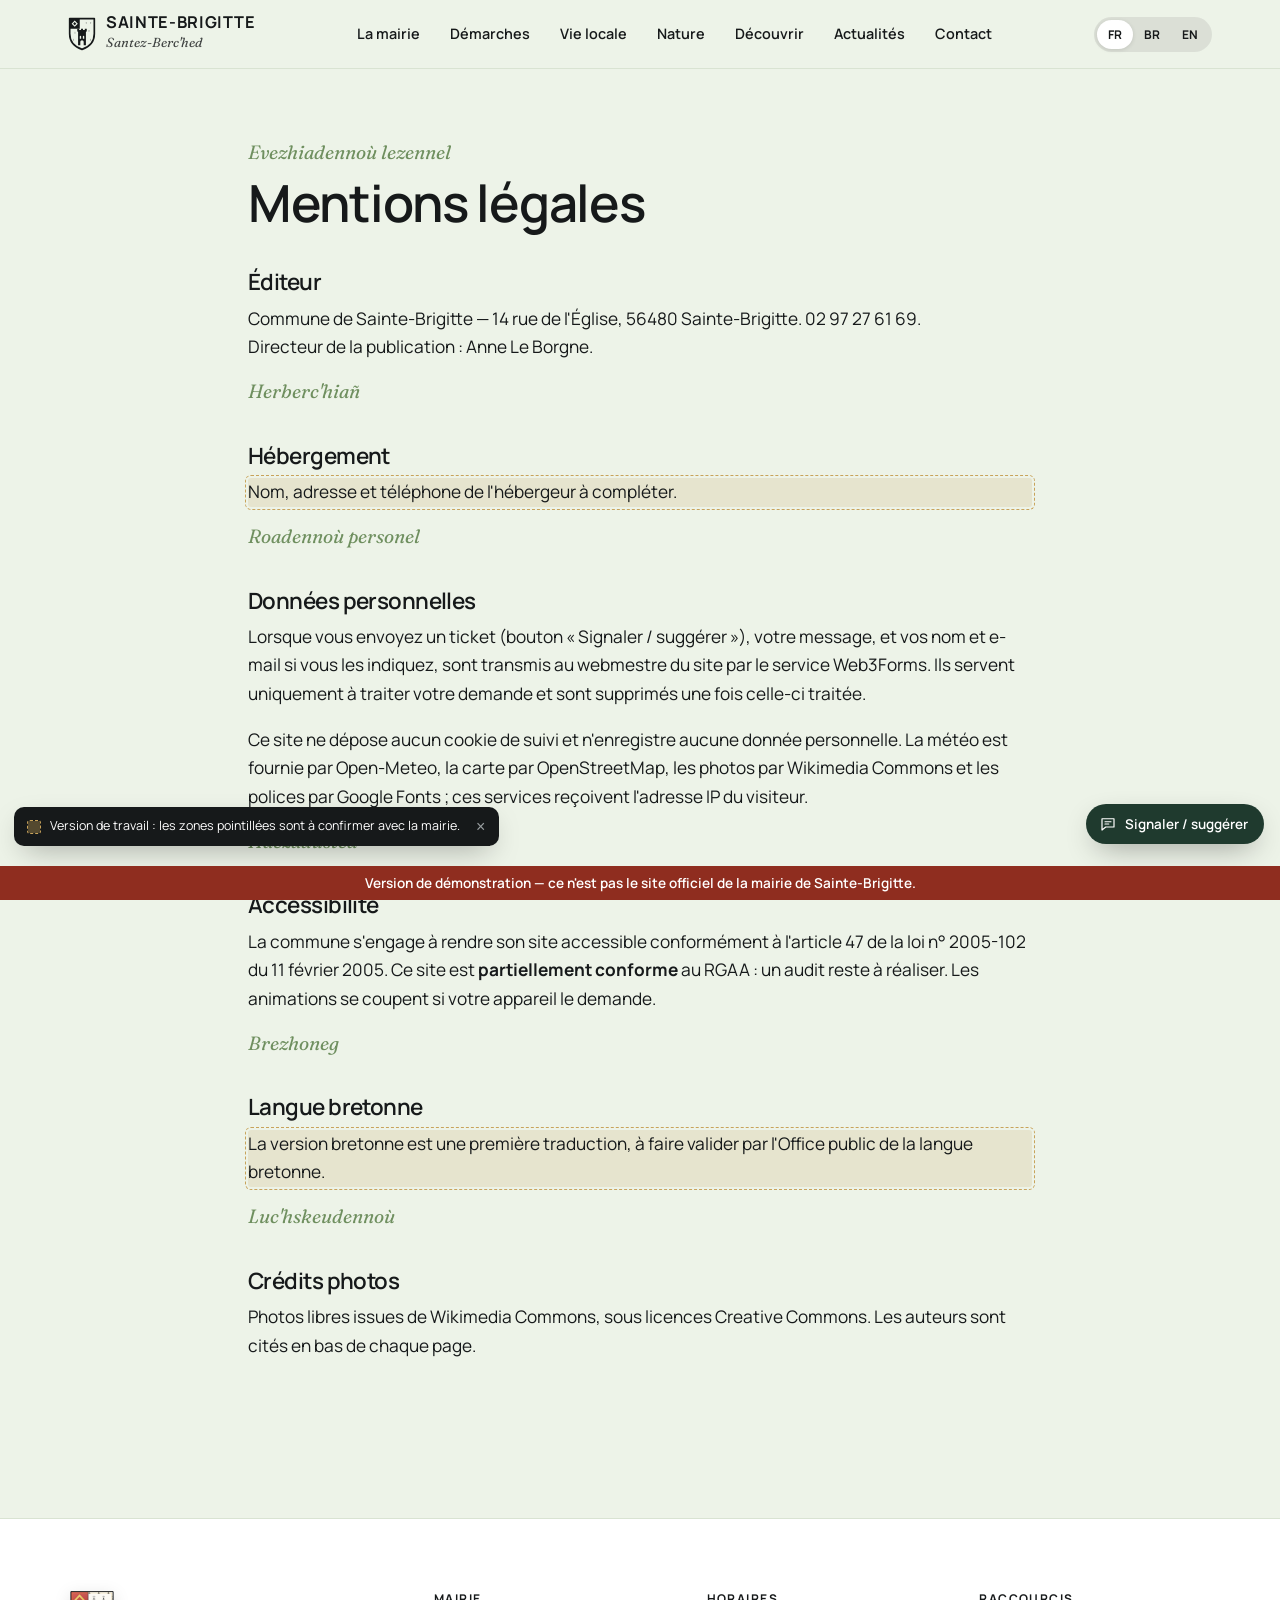
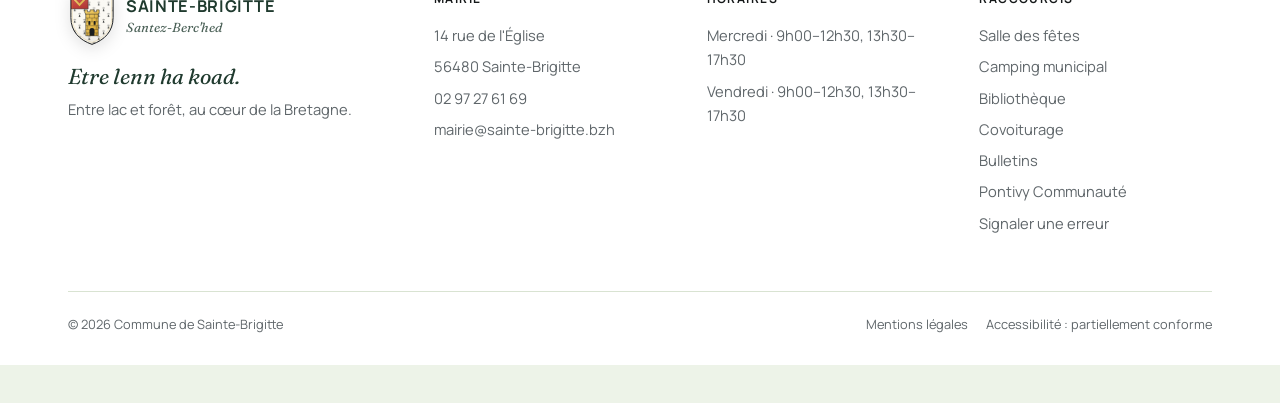
<file: mentions-legales.html>
<!doctype html>
<html lang="fr">
<head>
  <meta charset="utf-8">
  <meta name="viewport" content="width=device-width, initial-scale=1">
  <title>Mentions légales — Sainte-Brigitte</title>
  <meta name="titre-br" content="Evezhiadennoù lezennel — Santez-Berc'hed">
  <meta name="robots" content="noindex">
  <link rel="icon" href="assets/img/favicon.svg" type="image/svg+xml">
  <link rel="preconnect" href="https://fonts.googleapis.com">
  <link rel="preconnect" href="https://fonts.gstatic.com" crossorigin>
  <link href="https://fonts.googleapis.com/css2?family=Fraunces:ital,opsz,wght@1,9..144,300..500&family=Manrope:wght@400;500;600;700&display=swap" rel="stylesheet">
  <link rel="stylesheet" href="assets/css/style.css">
</head>
<body class="page-claire">

<main id="contenu">
  <section class="section" style="padding-top:140px">
    <div class="conteneur article-texte" style="max-width:80ch">
      <h1 style="font-size:clamp(2.2rem,4vw,3.2rem)" data-br="Evezhiadennoù lezennel">Mentions légales</h1>

      <h2 style="font-size:1.4rem;margin-top:40px" data-br="Embanner">Éditeur</h2>
      <p><span data-br="Kumun Santez-Berc'hed">Commune de Sainte-Brigitte</span> — <span data-info="mairie.adresse"></span>, <span data-info="mairie.codePostal"></span> <span data-info="mairie.ville"></span>. <span data-info="mairie.telephone"></span>.<br>
      <span data-br="Rener an embann">Directeur de la publication</span> : <span data-rendu="maire"></span>.</p>

      <h2 style="font-size:1.4rem;margin-top:40px" data-br="Herberc'hiañ">Hébergement</h2>
      <p class="a-confirmer" data-note="Selon l'hébergeur choisi" data-tr>Nom, adresse et téléphone de l'hébergeur à compléter.</p>

      <h2 style="font-size:1.4rem;margin-top:40px" id="donnees" data-br="Roadennoù personel">Données personnelles</h2>
      <p data-br="Pa gasit un tiked (bouton « Kemenn / kinnig »), e vez treuzkaset ho kemennadenn, hag ho anv hag ho postel ma lakait anezho, d'ar webmestr dre ar servij Web3Forms. Implijet e vezont hepken evit respont deoc'h ha dilamet e vezont goude.">Lorsque vous envoyez un ticket (bouton « Signaler / suggérer »), votre message, et vos nom et e-mail si vous les indiquez, sont transmis au webmestre du site par le service Web3Forms. Ils servent uniquement à traiter votre demande et sont supprimés une fois celle-ci traitée.</p>
      <p data-br="N'eus toupin heuliañ ebet war al lec'hienn-mañ ha ne vez enrollet roadenn bersonel ebet. An amzer a zeu eus Open-Meteo, ar gartenn eus OpenStreetMap, al luc'hskeudennoù eus Wikimedia Commons hag ar fontoù eus Google Fonts ; ar servijoù-se a resev chomlec'h IP ar weladennerien.">Ce site ne dépose aucun cookie de suivi et n'enregistre aucune donnée personnelle. La météo est fournie par Open-Meteo, la carte par OpenStreetMap, les photos par Wikimedia Commons et les polices par Google Fonts ; ces services reçoivent l'adresse IP du visiteur.</p>

      <h2 style="font-size:1.4rem;margin-top:40px" id="accessibilite" data-br="Haezadusted">Accessibilité</h2>
      <p data-tr>La commune s'engage à rendre son site accessible conformément à l'article 47 de la loi n° 2005-102 du 11 février 2005. Ce site est <strong>partiellement conforme</strong> au RGAA : un audit reste à réaliser. Les animations se coupent si votre appareil le demande.</p>

      <h2 style="font-size:1.4rem;margin-top:40px" data-br="Brezhoneg">Langue bretonne</h2>
      <p class="a-confirmer" data-note="Faire relire par l'Office public de la langue bretonne" data-tr>La version bretonne est une première traduction, à faire valider par l'Office public de la langue bretonne.</p>

      <h2 style="font-size:1.4rem;margin-top:40px" data-br="Luc'hskeudennoù">Crédits photos</h2>
      <p data-br="Luc'hskeudennoù dieub diwar Wikimedia Commons, dindan lañvaz Creative Commons. An oberourien a vez meneget e traoñ pep pajenn.">Photos libres issues de Wikimedia Commons, sous licences Creative Commons. Les auteurs sont cités en bas de chaque page.</p>
    </div>
  </section>
</main>

<script src="contenu/donnees.js"></script>
<script src="contenu/lieux.js"></script>
<script src="contenu/photos.js"></script>
<script src="contenu/anglais.js"></script>
<script src="assets/js/demarrage.js"></script>
</body>
</html>
</file>
<file: assets/css/style.css>
/* =====================================================================
   Sainte-Brigitte — feuille de style (version 2 : épurée, nature)
   Esprit : grandes photos, beaucoup d'air, peu de couleurs.
   Le français en lettres nettes, le breton en italique à empattements.
   ===================================================================== */

:root {
  --fond: #edf3e8;
  --blanc: #ffffff;
  --texte: #16191a;
  --gris: #5f666a;
  --gris-clair: #9aa0a2;
  --trait: #d9e3d2;
  --vert: #1f3a2e;
  --mousse: #6f8f5f;
  --lac: #2b5f6a;
  --or: #c8a35a;

  --sans: "Manrope", "Segoe UI", system-ui, sans-serif;
  --serif: "Fraunces", Georgia, serif;

  --rayon: 14px;
  --largeur: 1240px;
  --gouttiere: clamp(16px, 4vw, 48px);
  --doux: cubic-bezier(.22, .8, .24, 1);
}

*, *::before, *::after { box-sizing: border-box; }
[hidden] { display: none !important; }
html { scroll-behavior: smooth; -webkit-text-size-adjust: 100%; }
body {
  margin: 0; background: var(--fond); color: var(--texte);
  font-family: var(--sans); font-size: 17px; line-height: 1.65;
  -webkit-font-smoothing: antialiased; overflow-x: hidden;
}
img { max-width: 100%; display: block; }
svg { display: block; }
a { color: inherit; text-underline-offset: 3px; }
h1, h2, h3 { font-weight: 600; letter-spacing: -.025em; line-height: 1.08; margin: 0 0 .45em; }
h1 { font-size: clamp(2.6rem, 6.4vw, 5.2rem); }
h2 { font-size: clamp(1.9rem, 3.8vw, 3rem); }
h3 { font-size: clamp(1.15rem, 1.7vw, 1.35rem); letter-spacing: -.01em; }
p { margin: 0 0 1em; }
:focus-visible { outline: 2px solid var(--lac); outline-offset: 3px; border-radius: 4px; }
::selection { background: var(--vert); color: #fff; }
.sr { position: absolute; width: 1px; height: 1px; overflow: hidden; clip: rect(0 0 0 0); white-space: nowrap; }

.lien-evitement { position: absolute; left: 12px; top: -60px; z-index: 300; background: var(--texte); color: #fff; padding: 10px 16px; border-radius: 8px; }
.lien-evitement:focus { top: 12px; }

.conteneur { width: 100%; max-width: var(--largeur); margin: 0 auto; padding: 0 var(--gouttiere); }
.section { padding: clamp(80px, 11vw, 150px) 0; }
.section--serre { padding: clamp(50px, 7vw, 90px) 0; }
.centre { text-align: center; }
.centre .chapeau { margin-left: auto; margin-right: auto; }
.chapeau { font-size: clamp(1.05rem, 1.5vw, 1.22rem); color: var(--gris); max-width: 58ch; }
.petit { font-size: .85rem; color: var(--gris); }

/* ---------- Le breton : ligne en italique au-dessus des titres ---------- */
.bi__autre {
  display: block; font-family: var(--serif); font-style: italic; font-weight: 400;
  font-size: clamp(1rem, 1.5vw, 1.2rem); letter-spacing: 0; color: var(--mousse);
  margin-bottom: 10px; line-height: 1.3;
}
.sombre .bi__autre, .panneau .bi__autre, .heros .bi__autre, .tete-page .bi__autre { color: rgba(255, 255, 255, .85); }
h1 + .bi__autre, h2 + .bi__autre { display: none; }

/* ---------- Boutons (pilules sobres) ---------- */
.bouton {
  display: inline-flex; align-items: center; justify-content: center; gap: 8px;
  min-width: 200px; padding: 13px 26px; border-radius: 999px; border: 0; cursor: pointer;
  font: 600 .92rem var(--sans); text-decoration: none; letter-spacing: .01em;
  background: var(--texte); color: #fff; transition: background .3s, color .3s, transform .3s var(--doux);
}
.bouton:hover { transform: translateY(-1px); }
.bouton svg { width: 16px; height: 16px; }
.bouton--clair { background: rgba(255, 255, 255, .92); color: var(--texte); }
.bouton--clair:hover { background: #fff; }
.bouton--verre { background: rgba(20, 24, 26, .55); color: #fff; backdrop-filter: blur(10px); -webkit-backdrop-filter: blur(10px); }
.bouton--verre:hover { background: rgba(20, 24, 26, .75); }
.bouton--vert { background: var(--vert); }
.bouton--contour { background: transparent; color: var(--texte); box-shadow: inset 0 0 0 1.5px var(--texte); }
.bouton--contour:hover { background: var(--texte); color: #fff; }
.boutons { display: flex; flex-wrap: wrap; gap: 12px; }
.centre .boutons { justify-content: center; }
.lien-fleche { display: inline-flex; align-items: center; gap: 6px; font-weight: 600; text-decoration: none; border-bottom: 1.5px solid currentColor; padding-bottom: 2px; }
.lien-fleche svg { width: 15px; height: 15px; transition: transform .3s var(--doux); }
.lien-fleche:hover svg { transform: translateX(4px); }

/* ---------- En-tête ---------- */
.entete {
  position: fixed; inset: 0 0 auto; z-index: 100; color: #fff;
  transition: background .35s, color .35s, transform .45s var(--doux), box-shadow .35s;
}
.entete .conteneur { display: flex; align-items: center; justify-content: space-between; gap: 20px; height: 68px; }
.entete--solide, .page-claire .entete { background: rgba(237, 243, 232, .94); color: var(--texte); backdrop-filter: blur(14px); -webkit-backdrop-filter: blur(14px); box-shadow: 0 1px 0 var(--trait); }
.entete--cache { transform: translateY(-100%); }
.marque { display: flex; align-items: center; gap: 10px; text-decoration: none; }
.marque svg { width: 28px; height: 34px; flex: none; }
.marque--blason img { width: 48px; height: 58px; flex: none; filter: drop-shadow(0 4px 8px rgba(0, 0, 0, .12)); }
.armoiries { display: grid; grid-template-columns: 180px 1fr; gap: 36px; align-items: center; }
.armoiries img { width: 100%; height: auto; filter: drop-shadow(0 14px 24px rgba(0, 0, 0, .15)); transition: transform .8s var(--doux); }
.armoiries:hover img { transform: translateY(-6px) rotate(-2deg); }
.armoiries blockquote { margin: 0 0 12px; font-family: var(--serif); font-style: italic; font-size: 1.3rem; line-height: 1.45; color: var(--vert); }
@media (max-width: 600px) { .armoiries { grid-template-columns: 1fr; } .armoiries img { max-width: 150px; } }
.marque__nom { font-weight: 700; font-size: 1.02rem; letter-spacing: .04em; text-transform: uppercase; line-height: 1; display: block; }
.marque__sous { font-family: var(--serif); font-style: italic; font-size: .82rem; opacity: .8; display: block; margin-top: 2px; }

.marque__nom { white-space: nowrap; }
@media (max-width: 420px) { .marque__nom { font-size: .84rem; letter-spacing: .02em; } .marque svg { width: 26px; height: 26px; } .burger { padding: 9px 11px; } }
.nav { display: flex; align-items: center; gap: 2px; }
.nav a { text-decoration: none; font-weight: 600; font-size: .9rem; padding: 8px 14px; border-radius: 8px; transition: background .25s; white-space: nowrap; }
.nav a:hover, .nav a[aria-current="page"] { background: rgba(127, 127, 127, .14); }
.outils { display: flex; align-items: center; gap: 8px; }

.langue {
  display: inline-flex; padding: 3px; border-radius: 999px; background: rgba(127, 127, 127, .16);
  font: 700 .75rem var(--sans); letter-spacing: .06em;
}
.langue button { border: 0; background: transparent; color: inherit; padding: 6px 11px; border-radius: 999px; cursor: pointer; font: inherit; transition: background .3s, color .3s; }
.langue button[aria-pressed="true"] { background: var(--blanc); color: var(--texte); box-shadow: 0 1px 4px rgba(0, 0, 0, .12); }

.burger { display: none; border: 0; background: rgba(127, 127, 127, .16); color: inherit; border-radius: 8px; padding: 9px 14px; font: 600 .88rem var(--sans); cursor: pointer; }

@media (max-width: 1060px) {
  .burger { display: inline-block; }
  .nav {
    position: fixed; inset: 0; z-index: -1; flex-direction: column; align-items: stretch; justify-content: center; gap: 0;
    padding: 90px var(--gouttiere) 40px; background: var(--fond); color: var(--texte);
    opacity: 0; visibility: hidden; transition: opacity .35s, visibility .35s;
  }
  .nav a { font-size: 1.5rem; padding: 14px 0; border-bottom: 1px solid var(--trait); border-radius: 0; }
  .nav a:hover { background: none; }
  .menu-ouvert .nav { opacity: 1; visibility: visible; }
  .menu-ouvert .entete { color: var(--texte); background: transparent; box-shadow: none; }
}

/* ---------- Grand bandeau photo ---------- */
.heros { position: relative; height: 100vh; height: 100svh; min-height: 600px; overflow: hidden; color: #fff; background: #2b3a36; }
.photo-fond { position: absolute; inset: 0; overflow: hidden; }
.photo-fond img { width: 100%; height: 100%; object-fit: cover; }
.heros .photo-fond img { animation: zoomLent 26s ease-out forwards; transform-origin: 60% 50%; }
@keyframes zoomLent { from { transform: scale(1.14); } to { transform: scale(1); } }
.heros::after, .panneau::after, .tete-page::after {
  content: ""; position: absolute; inset: 0; pointer-events: none;
  background: linear-gradient(180deg, rgba(10, 18, 16, .5) 0%, rgba(10, 18, 16, .22) 32%, rgba(10, 18, 16, .04) 55%, rgba(10, 18, 16, .55) 100%);
}
.heros__contenu > div:first-child, .panneau__contenu > div:first-child { text-shadow: 0 1px 2px rgba(0, 0, 0, .35), 0 2px 30px rgba(0, 0, 0, .3); }
.heros__contenu {
  position: relative; z-index: 2; height: 100%; display: flex; flex-direction: column; align-items: center; justify-content: space-between;
  text-align: center; padding: 120px var(--gouttiere) 9vh;
}
.heros h1 { text-shadow: 0 2px 30px rgba(0, 0, 0, .25); margin-bottom: 8px; }
.heros__sous { font-size: clamp(1rem, 1.4vw, 1.12rem); opacity: .95; text-shadow: 0 1px 12px rgba(0, 0, 0, .35); }
.credit {
  position: absolute; z-index: 3; right: 10px; bottom: 8px; font-size: .68rem; color: rgba(255, 255, 255, .75);
  text-decoration: none; text-shadow: 0 1px 4px rgba(0, 0, 0, .5);
}
.credit:hover { color: #fff; }

/* ---------- Panneaux plein écran (façon vitrine) ---------- */
.panneau { position: relative; height: 92vh; min-height: 560px; overflow: hidden; color: #fff; display: flex; }
.panneau .photo-fond img { transform: scale(1.08); transition: transform 2.4s var(--doux); }
.panneau.visible .photo-fond img { transform: scale(1); }
.panneau__contenu {
  position: relative; z-index: 2; width: 100%; display: flex; flex-direction: column; align-items: center; justify-content: space-between;
  text-align: center; padding: clamp(80px, 12vh, 130px) var(--gouttiere) 8vh;
}
.panneau h2 { font-size: clamp(2.2rem, 5vw, 3.8rem); margin-bottom: 6px; text-shadow: 0 2px 24px rgba(0, 0, 0, .3); }
.panneau p { max-width: 46ch; margin: 0 auto; opacity: .95; text-shadow: 0 1px 12px rgba(0, 0, 0, .4); }
.panneau .boutons { margin-top: 22px; }

/* ---------- Bande d'infos ---------- */
.infos { background: var(--blanc); border-bottom: 1px solid var(--trait); }
.infos__grille { display: grid; grid-template-columns: repeat(3, 1fr); }
.info { display: flex; align-items: center; gap: 14px; padding: 22px 24px; }
.info + .info { border-left: 1px solid var(--trait); }
.info svg { width: 22px; height: 22px; color: var(--lac); flex: none; }
.info__titre { font-size: .72rem; letter-spacing: .1em; text-transform: uppercase; color: var(--gris); font-weight: 700; }
.info__valeur { font-weight: 600; }
.info__valeur a { text-decoration: none; }
.statut { display: inline-flex; align-items: center; gap: 8px; }
.statut i { width: 8px; height: 8px; border-radius: 50%; background: var(--gris-clair); position: relative; flex: none; }
.statut--ouvert i { background: #2f9e62; }
.statut--ouvert i::after { content: ""; position: absolute; inset: 0; border-radius: 50%; background: inherit; animation: pulse 2.2s infinite; }
@keyframes pulse { to { transform: scale(3); opacity: 0; } }
@media (max-width: 820px) { .infos__grille { grid-template-columns: 1fr; } .info + .info { border-left: 0; border-top: 1px solid var(--trait); } .info { padding: 16px 4px; } }

/* ---------- Accès rapides ---------- */
.acces { display: grid; grid-template-columns: repeat(2, 1fr); gap: 1px; background: var(--trait); border: 1px solid var(--trait); border-radius: var(--rayon); overflow: hidden; margin-top: 40px; }
@media (min-width: 640px) { .acces { grid-template-columns: repeat(3, 1fr); } }
@media (min-width: 1100px) { .acces { grid-template-columns: repeat(6, 1fr); } }
.acces--4 { grid-template-columns: repeat(2, 1fr) !important; }
@media (min-width: 900px) { .acces--4 { grid-template-columns: repeat(4, 1fr) !important; } }
.acces a { background: var(--blanc); padding: 26px 22px; text-decoration: none; display: flex; flex-direction: column; gap: 12px; transition: background .3s; }
.acces a:hover { background: #f3f5f1; }
.acces svg { width: 26px; height: 26px; color: var(--vert); transition: transform .4s var(--doux); }
.acces a:hover svg { transform: translateY(-3px); }
.acces strong { font-weight: 600; line-height: 1.25; }
.acces small { color: var(--gris); font-size: .84rem; line-height: 1.4; }

/* ---------- Entêtes de sections ---------- */
.entete-section { display: flex; justify-content: space-between; align-items: end; gap: 24px; flex-wrap: wrap; margin-bottom: 40px; }
.entete-section h2 { margin: 0; }

/* ---------- Cartes ---------- */
.grille-3 { display: grid; grid-template-columns: repeat(auto-fill, minmax(290px, 1fr)); gap: 28px; }
.carte { display: flex; flex-direction: column; text-decoration: none; color: inherit; }
.carte__visuel { aspect-ratio: 3 / 2; border-radius: var(--rayon); overflow: hidden; background: #dfe3dd; position: relative; }
.carte__visuel img, .carte__visuel svg { width: 100%; height: 100%; object-fit: cover; transition: transform 1.2s var(--doux); }
a.carte:hover .carte__visuel img, a.carte:hover .carte__visuel svg { transform: scale(1.04); }
.carte__corps { padding: 18px 2px 0; display: flex; flex-direction: column; gap: 6px; }
.carte__meta { display: flex; gap: 12px; align-items: center; font-size: .78rem; color: var(--gris); font-weight: 600; letter-spacing: .02em; }
.etiquette { text-transform: uppercase; letter-spacing: .1em; font-weight: 700; color: var(--lac); font-size: .7rem; }
.carte h3 { margin: 2px 0; }
.carte p { color: var(--gris); margin: 0; font-size: .95rem; }

/* ---------- Bloc photo + texte ---------- */
.duo { display: grid; grid-template-columns: 1fr 1fr; gap: clamp(36px, 7vw, 100px); align-items: center; }
.duo__photo { aspect-ratio: 4 / 5; border-radius: var(--rayon); overflow: hidden; position: relative; background: #dfe3dd; }
.duo__photo img { width: 100%; height: 100%; object-fit: cover; }
.duo--inverse .duo__photo { order: 2; }
@media (max-width: 860px) { .duo { grid-template-columns: 1fr; } .duo--inverse .duo__photo { order: 0; } .duo__photo { aspect-ratio: 4 / 3; } }

.chiffres { display: grid; grid-template-columns: repeat(2, 1fr); gap: 28px 20px; margin-top: 36px; padding-top: 30px; border-top: 1px solid var(--trait); }
.chiffre b { display: block; font-size: clamp(2.2rem, 4vw, 3rem); font-weight: 600; letter-spacing: -.03em; line-height: 1; }
.chiffre span { font-size: .88rem; color: var(--gris); }

/* ---------- Agenda ---------- */
.agenda { list-style: none; margin: 0; padding: 0; border-top: 1px solid var(--trait); }
.agenda li { display: grid; grid-template-columns: 74px 1fr auto; gap: 22px; align-items: center; padding: 20px 0; border-bottom: 1px solid var(--trait); }
.agenda__date { line-height: 1; }
.agenda__date b { display: block; font-size: 2rem; font-weight: 600; letter-spacing: -.03em; }
.agenda__date span { font-size: .72rem; text-transform: uppercase; letter-spacing: .12em; color: var(--gris); font-weight: 700; }
.agenda h3 { margin: 0 0 2px; font-size: 1.1rem; }
.agenda p { margin: 0; color: var(--gris); font-size: .9rem; }
.agenda__heure { font-weight: 600; color: var(--lac); white-space: nowrap; }
@media (max-width: 600px) { .agenda li { grid-template-columns: 60px 1fr; } .agenda__heure { grid-column: 2; } }

/* ---------- Pied de page ---------- */
.pied { background: var(--blanc); border-top: 1px solid var(--trait); padding: 70px 0 30px; font-size: .92rem; }
.pied a { text-decoration: none; color: var(--gris); }
.pied a:hover { color: var(--texte); }
.pied__grille { display: grid; grid-template-columns: 1.4fr 1fr 1fr 1fr; gap: 40px; }
.pied h4 { font-size: .75rem; letter-spacing: .12em; text-transform: uppercase; margin: 0 0 14px; color: var(--texte); }
.pied ul { list-style: none; padding: 0; margin: 0; display: grid; gap: 7px; color: var(--gris); }
.pied__devise { font-family: var(--serif); font-style: italic; font-size: 1.35rem; line-height: 1.3; margin: 16px 0 6px; color: var(--vert); }
.pied__bas { display: flex; flex-wrap: wrap; justify-content: space-between; gap: 14px; margin-top: 56px; padding-top: 22px; border-top: 1px solid var(--trait); font-size: .8rem; color: var(--gris); }
.pied__bas ul { display: flex; flex-wrap: wrap; gap: 18px; }
.pied__credits { margin-top: 18px; font-size: .74rem; color: var(--gris-clair); line-height: 1.5; }
.pied__credits a { color: inherit; text-decoration: underline; }
@media (max-width: 860px) { .pied__grille { grid-template-columns: 1fr 1fr; } }
@media (max-width: 520px) { .pied__grille { grid-template-columns: 1fr; } }

/* ---------- Pages intérieures ---------- */
.tete-page { position: relative; height: 62vh; min-height: 420px; color: #fff; overflow: hidden; display: flex; align-items: flex-end; background: #2b3a36; }
.tete-page .photo-fond img { animation: zoomLent 20s ease-out forwards; }
.tete-page__contenu { position: relative; z-index: 2; width: 100%; padding-bottom: clamp(40px, 7vh, 70px); }
.tete-page h1 { font-size: clamp(2.4rem, 5.4vw, 4.4rem); max-width: 18ch; text-shadow: 0 2px 26px rgba(0, 0, 0, .3); }
.tete-page .chapeau { color: rgba(255, 255, 255, .92); text-shadow: 0 1px 10px rgba(0, 0, 0, .4); margin: 0; }
.fil { font-size: .82rem; margin-bottom: 14px; opacity: .9; }

.mise-en-page { display: grid; grid-template-columns: 220px 1fr; gap: clamp(30px, 6vw, 90px); }
.sommaire { position: sticky; top: 96px; align-self: start; display: grid; gap: 2px; border-left: 1px solid var(--trait); }
.sommaire a { padding: 7px 0 7px 16px; text-decoration: none; color: var(--gris); font-size: .92rem; font-weight: 600; margin-left: -1px; border-left: 2px solid transparent; transition: color .25s, border-color .25s; }
.sommaire a:hover, .sommaire a.actif { color: var(--texte); border-left-color: var(--vert); }
@media (max-width: 900px) { .mise-en-page { grid-template-columns: 1fr; } .sommaire { position: static; display: flex; flex-wrap: wrap; gap: 8px; border: 0; } .sommaire a { border: 1px solid var(--trait); border-radius: 999px; padding: 6px 14px; margin: 0; } }

.bloc { scroll-margin-top: 96px; margin-bottom: 90px; }
.bloc > h2 { font-size: clamp(1.7rem, 3vw, 2.4rem); }
.encart { background: var(--blanc); border: 1px solid var(--trait); border-radius: var(--rayon); padding: 28px; }
.encart + .encart { margin-top: 18px; }
.encart--vert { background: var(--vert); border-color: var(--vert); color: #fff; }
.encart--vert a { color: #fff; }
.encart--vert .bouton--clair { color: var(--texte); }
.colonnes { display: grid; grid-template-columns: repeat(auto-fit, minmax(260px, 1fr)); gap: 18px; }

.tableau { width: 100%; border-collapse: collapse; font-size: .95rem; }
.tableau th, .tableau td { text-align: left; padding: 13px 4px; border-bottom: 1px solid var(--trait); }
.tableau th { font-size: .72rem; letter-spacing: .1em; text-transform: uppercase; color: var(--gris); font-weight: 700; border-bottom: 1.5px solid var(--texte); }
.tableau td:not(:first-child) { white-space: nowrap; font-weight: 600; text-align: right; }
.tableau th:not(:first-child) { text-align: right; }
.defilable { overflow-x: auto; }

.horaires { list-style: none; padding: 0; margin: 0; }
.horaires li { display: flex; justify-content: space-between; gap: 16px; padding: 9px 0; border-bottom: 1px solid var(--trait); }
.horaires li.aujourdhui { font-weight: 700; color: var(--vert); }
.horaires li span:last-child { text-align: right; }
.encart--vert .horaires li { border-color: rgba(255, 255, 255, .2); }

.personnes { display: grid; grid-template-columns: repeat(auto-fill, minmax(190px, 1fr)); gap: 16px; }
.personne { border: 1px solid var(--trait); border-radius: var(--rayon); padding: 22px; background: var(--blanc); }
.personne__avatar { width: 56px; height: 56px; border-radius: 50%; background: #e9ede6; display: grid; place-items: center; color: var(--vert); font-weight: 700; margin-bottom: 12px; }
.personne__avatar svg { width: 32px; height: 32px; }
.personne strong { display: block; }
.personne span { font-size: .86rem; color: var(--gris); }

.liste-pros { display: grid; grid-template-columns: repeat(auto-fill, minmax(230px, 1fr)); gap: 0 28px; margin-bottom: 36px; border-top: 1px solid var(--trait); }
.pro { padding: 14px 0; border-bottom: 1px solid var(--trait); }
.pro strong { display: block; font-weight: 600; }
.pro span { font-size: .88rem; color: var(--gris); }

.bulletins { display: grid; grid-template-columns: repeat(auto-fill, minmax(170px, 1fr)); gap: 20px; }
.bulletin { text-decoration: none; color: inherit; }
.bulletin__couv { aspect-ratio: 3 / 4; border-radius: 6px; padding: 18px; display: flex; flex-direction: column; justify-content: space-between; background: var(--vert); color: #fff; transition: transform .5s var(--doux); }
.bulletin:nth-child(3n+2) .bulletin__couv { background: var(--lac); }
.bulletin:nth-child(3n+3) .bulletin__couv { background: #8a6b3c; }
.bulletin:hover .bulletin__couv { transform: translateY(-6px); }
.bulletin__couv b { font-family: var(--serif); font-weight: 500; font-size: 1.45rem; line-height: 1.05; }
.bulletin__couv small { opacity: .85; font-size: .8rem; }

.carte-geo { border-radius: var(--rayon); overflow: hidden; aspect-ratio: 16 / 9; background: #e9ede6; border: 1px solid var(--trait); }
.carte-geo iframe { width: 100%; height: 100%; border: 0; }
.formulaire { display: grid; gap: 16px; }
.formulaire label { font-weight: 600; font-size: .88rem; display: grid; gap: 6px; }
.formulaire input, .formulaire textarea, .formulaire select { font: inherit; padding: 13px 14px; border-radius: 10px; border: 1px solid var(--trait); background: var(--fond); color: var(--texte); }
.formulaire input:focus, .formulaire textarea:focus, .formulaire select:focus { border-color: var(--vert); outline: none; background: #fff; }
.article-texte { max-width: 68ch; font-size: 1.08rem; }

/* ---------- Carte des lieux ---------- */
.pastille { display: inline-block; width: 10px; height: 10px; border-radius: 50%; background: var(--c, var(--vert)); margin-right: 8px; flex: none; vertical-align: middle; }
.carte-lieux__filtres { display: flex; flex-wrap: wrap; gap: 8px; margin-bottom: 16px; }
.carte-lieux__filtres button {
  display: inline-flex; align-items: center; border: 1px solid var(--trait); background: var(--blanc); color: var(--gris);
  border-radius: 999px; padding: 8px 14px; font: 600 .84rem var(--sans); cursor: pointer; transition: all .25s;
}
.carte-lieux__filtres button small { margin-left: 6px; opacity: .6; font-weight: 700; }
.carte-lieux__filtres button .pastille { background: var(--c); opacity: .35; transition: opacity .25s; }
.carte-lieux__filtres button[aria-pressed="true"] { color: var(--texte); border-color: var(--c); box-shadow: inset 0 0 0 1px var(--c); }
.carte-lieux__filtres button[aria-pressed="true"] .pastille { opacity: 1; }
.carte-lieux__corps { display: grid; grid-template-columns: 1fr 300px; border: 1px solid var(--trait); border-radius: var(--rayon); overflow: hidden; background: var(--blanc); height: min(620px, 78vh); }
.carte-lieux__carte { height: 100%; background: #e9ede6; z-index: 0; }
.carte-lieux__carte .leaflet-tile-pane { filter: saturate(.5) brightness(1.04) contrast(.92); }
.carte-lieux__liste { list-style: none; margin: 0; padding: 6px; overflow-y: auto; border-left: 1px solid var(--trait); }
.carte-lieux__liste button { display: flex; align-items: flex-start; gap: 2px; width: 100%; text-align: left; border: 0; background: none; padding: 10px; border-radius: 8px; cursor: pointer; font: inherit; color: inherit; }
.carte-lieux__liste button:hover { background: #f3f5f1; }
.carte-lieux__liste .pastille { margin-top: 7px; }
.carte-lieux__liste strong { display: block; font-size: .9rem; font-weight: 600; line-height: 1.3; }
.carte-lieux__liste small { display: block; font-size: .78rem; color: var(--gris); }
@media (max-width: 860px) {
  .carte-lieux__corps { grid-template-columns: 1fr; height: auto; }
  .carte-lieux__carte { height: 62vh; }
  .carte-lieux__liste { border-left: 0; border-top: 1px solid var(--trait); max-height: 320px; }
}
.repere span {
  display: grid; place-items: center; width: 34px; height: 34px; border-radius: 50% 50% 50% 4px; transform: rotate(-45deg);
  background: var(--c); color: #fff; box-shadow: 0 4px 10px -2px rgba(0, 0, 0, .35); border: 2px solid #fff; transition: transform .25s var(--doux);
}
.repere span svg { width: 16px; height: 16px; transform: rotate(45deg); }
.repere:hover span { transform: rotate(-45deg) scale(1.15); }
.leaflet-popup-content-wrapper { border-radius: 12px; box-shadow: 0 14px 40px -12px rgba(0, 0, 0, .35); }
.leaflet-popup-content { margin: 16px 18px; font: 14px/1.5 var(--sans); color: var(--texte); }
.bulle__cat { font-size: .68rem; text-transform: uppercase; letter-spacing: .1em; font-weight: 700; }
.bulle strong { display: block; font-size: 1.05rem; margin: 2px 0 6px; }
.bulle p { margin: 0 0 6px; color: var(--gris); }
.bulle__petit { display: flex; gap: 6px; align-items: flex-start; font-size: .82rem; }
.bulle__petit svg { width: 14px; height: 14px; flex: none; margin-top: 3px; color: var(--gris-clair); }
.bulle__boutons { display: flex; flex-wrap: wrap; gap: 8px; align-items: center; margin-top: 12px; }
.bulle__boutons .bouton { min-width: 0; padding: 8px 14px; font-size: .8rem; }
.bulle .bouton--vert, .bulle .bouton--vert:hover { color: #fff; }
.pro__liens { display: flex; flex-wrap: wrap; gap: 4px 14px; margin-top: 6px; font-size: .8rem; }
.pro__liens span { color: var(--gris-clair); }
.pro__liens a { color: var(--lac); font-weight: 600; text-decoration: none; }
.pro__liens a:hover { text-decoration: underline; }

/* Découvrir : récits */
.recit-lieu { margin-bottom: clamp(80px, 11vw, 140px); scroll-margin-top: 96px; }
.recit-lieu__num { font-family: var(--serif); font-style: italic; color: var(--gris-clair); font-size: 1.1rem; margin-bottom: 8px; }

/* ---------- Ticket « Signaler / suggérer » ---------- */
.ticket-bouton {
  position: fixed; right: 16px; bottom: 16px; z-index: 140; display: inline-flex; align-items: center; gap: 8px;
  border: 0; border-radius: 999px; padding: 11px 16px 11px 13px; cursor: pointer;
  background: var(--vert); color: #fff; font: 600 .84rem var(--sans); box-shadow: 0 10px 30px -10px rgba(0, 0, 0, .45);
  transition: transform .35s var(--doux), box-shadow .35s;
}
.ticket-bouton:hover { transform: translateY(-2px); box-shadow: 0 14px 34px -10px rgba(0, 0, 0, .5); }
.ticket-bouton svg { width: 18px; height: 18px; }
@media (max-width: 520px) { .ticket-bouton span { display: none; } .ticket-bouton { padding: 13px; } .bandeau-relecture { max-width: calc(100% - 90px); } }
.ticket { border: 0; border-radius: 18px; padding: 0; width: min(560px, calc(100% - 24px)); max-height: calc(100dvh - 24px); color: var(--texte); background: var(--blanc); box-shadow: 0 30px 80px -20px rgba(0, 0, 0, .5); }
.ticket::backdrop { background: rgba(16, 25, 22, .45); backdrop-filter: blur(4px); }
.ticket[open] { animation: ticketEntre .45s var(--doux); }
@keyframes ticketEntre { from { opacity: 0; transform: translateY(20px) scale(.98); } to { opacity: 1; transform: none; } }
.ticket__form, .ticket__merci { padding: 30px 28px 26px; display: grid; gap: 14px; position: relative; }
.ticket h2 { font-size: 1.6rem; margin: 0; padding-right: 40px; }
.ticket .petit { margin: 0; }
.ticket__fermer { position: absolute; top: 16px; right: 16px; width: 38px; height: 38px; border-radius: 50%; border: 0; background: var(--fond); cursor: pointer; display: grid; place-items: center; color: var(--texte); }
.ticket__fermer svg { width: 18px; height: 18px; }
.ticket__types { display: flex; flex-wrap: wrap; gap: 8px; border: 0; padding: 0; margin: 0; }
.ticket__types label { cursor: pointer; }
.ticket__types input { position: absolute; opacity: 0; pointer-events: none; }
.ticket__types span { display: inline-block; padding: 8px 14px; border-radius: 999px; border: 1px solid var(--trait); font-size: .84rem; font-weight: 600; color: var(--gris); transition: all .2s; }
.ticket__types input:checked + span { background: var(--vert); border-color: var(--vert); color: #fff; }
.ticket__types input:focus-visible + span { outline: 2px solid var(--lac); outline-offset: 2px; }
.ticket__champ { display: grid; gap: 6px; font-weight: 600; font-size: .85rem; }
.ticket__champ em { color: var(--braise, #c8642d); font-style: normal; }
.ticket__champ input, .ticket__champ textarea { font: inherit; font-weight: 400; padding: 11px 13px; border-radius: 10px; border: 1px solid var(--trait); background: var(--fond); color: var(--texte); resize: vertical; }
.ticket__champ input:focus, .ticket__champ textarea:focus { outline: none; border-color: var(--vert); background: #fff; }
.ticket__ligne { display: grid; grid-template-columns: 1fr 1fr; gap: 12px; }
@media (max-width: 520px) { .ticket__ligne { grid-template-columns: 1fr; } }
.ticket__erreur { margin: 0; padding: 10px 12px; border-radius: 8px; background: #fbe6dc; color: #8a2f12; font-size: .88rem; }
.ticket__erreur a { color: inherit; font-weight: 700; }
.ticket .bouton { justify-self: start; }
.ticket__merci { text-align: center; justify-items: center; padding: 44px 28px 34px; }
.ticket__merci > svg { width: 56px; height: 56px; color: var(--mousse); animation: ticketEntre .6s var(--doux); }
.ticket__merci h2 { padding: 0; }
.ticket__merci p { margin: 0; color: var(--gris); }
.ticket__ref { font: 700 1.3rem/1 ui-monospace, Consolas, monospace; color: var(--texte) !important; letter-spacing: .06em; padding: 12px 18px; background: var(--fond); border-radius: 10px; }

/* ---------- Catalogue faune & flore ---------- */
.cata__outils { display: flex; flex-wrap: wrap; justify-content: space-between; gap: 14px; align-items: center; margin-bottom: 8px; }
.cata__filtres { display: flex; flex-wrap: wrap; gap: 8px; }
.cata__filtres button { border: 1px solid var(--trait); background: var(--blanc); color: var(--gris); border-radius: 999px; padding: 8px 14px; font: 600 .84rem var(--sans); cursor: pointer; transition: all .25s; }
.cata__filtres button small { opacity: .6; margin-left: 4px; }
.cata__filtres button[aria-pressed="true"] { background: var(--vert); border-color: var(--vert); color: #fff; }
.cata__droite { display: flex; flex-wrap: wrap; gap: 10px; align-items: center; }
.cata__saison { display: inline-flex; align-items: center; gap: 8px; font-weight: 600; font-size: .86rem; cursor: pointer; background: var(--blanc); border: 1px solid var(--trait); border-radius: 999px; padding: 7px 14px; }
.cata__saison input { accent-color: var(--vert); width: 16px; height: 16px; }
.cata__recherche { font: inherit; font-size: .9rem; padding: 9px 14px; border-radius: 999px; border: 1px solid var(--trait); background: var(--blanc); min-width: 220px; }
.cata__recherche:focus { outline: none; border-color: var(--vert); }
.cata__compte { margin: 6px 0 18px; }
.cata__grille { display: grid; grid-template-columns: repeat(auto-fill, minmax(250px, 1fr)); gap: 22px; }
.espece { background: var(--blanc); border: 1px solid var(--trait); border-radius: var(--rayon); overflow: hidden; display: flex; flex-direction: column; transition: transform .5s var(--doux), box-shadow .5s var(--doux); }
.espece:hover { transform: translateY(-4px); box-shadow: 0 18px 40px -24px rgba(16, 41, 30, .45); }
.espece__photo { position: relative; aspect-ratio: 4 / 3; background: #dfe7d9; overflow: hidden; }
.espece__photo img { width: 100%; height: 100%; object-fit: cover; transition: transform 1.2s var(--doux); }
.espece:hover .espece__photo img { transform: scale(1.05); }
.espece__badges { position: absolute; top: 10px; left: 10px; display: flex; flex-wrap: wrap; gap: 6px; }
.badge { font-size: .66rem; font-weight: 700; letter-spacing: .06em; text-transform: uppercase; padding: 4px 9px; border-radius: 999px; background: rgba(255, 255, 255, .92); color: var(--vert); backdrop-filter: blur(4px); }
.badge--protege { background: var(--vert); color: #fff; }
.badge--danger { background: #8f2d1f; color: #fff; }
.espece__corps .espece__alerte { font-weight: 600; font-size: .82rem; line-height: 1.4; color: #8f2d1f; margin: -4px 0 12px; }
@media (max-width: 480px) { .langue button { padding: 6px 8px; } }
.espece__corps { padding: 16px 18px 18px; display: flex; flex-direction: column; gap: 6px; flex: 1; }
.espece h3 { margin: 0; font-size: 1.12rem; }
.espece__noms { margin: 0; font-size: .86rem; color: var(--gris); }
.espece__noms .breton { font-family: var(--serif); font-style: italic; color: var(--mousse); }
.espece p:not(.espece__noms) { margin: 0; font-size: .9rem; color: var(--gris); line-height: 1.55; }
.espece__mois { display: grid; grid-template-columns: repeat(12, 1fr); gap: 2px; margin-top: auto; padding-top: 10px; }
.espece__mois span { text-align: center; font-size: .62rem; font-weight: 700; padding: 3px 0; border-radius: 3px; background: #eef2ea; color: #a6b0a2; }
.espece__mois span.on { background: #cfe0c3; color: var(--vert); }
.espece__mois span.maintenant { box-shadow: inset 0 -2px 0 var(--vert); }
.espece__vu { margin-top: 10px; align-self: flex-start; background: none; border: 0; border-bottom: 1.5px solid currentColor; color: var(--vert); font: 600 .84rem var(--sans); cursor: pointer; padding: 0 0 2px; }
.espece__vu svg { width: 15px; height: 15px; }
.chiffres--clair { border-top: 0; margin-top: 0; padding-top: 0; grid-template-columns: repeat(4, 1fr); }
@media (max-width: 760px) { .chiffres--clair { grid-template-columns: repeat(2, 1fr); } .cata__recherche { min-width: 0; flex: 1; } }

/* ---------- Teaser Discord ---------- */
.discord {
  display: grid; grid-template-columns: auto 1fr auto; gap: 24px; align-items: center;
  padding: 30px 32px; border-radius: var(--rayon); color: #fff;
  background: radial-gradient(120% 140% at 0% 0%, #3a4f86 0%, #2a335e 45%, #1f3a2e 100%);
  position: relative; overflow: hidden;
}
.discord::after { content: ""; position: absolute; right: -60px; top: -60px; width: 220px; height: 220px; border-radius: 50%; background: rgba(255, 255, 255, .06); }
.discord__icone { width: 64px; height: 64px; border-radius: 18px; background: rgba(255, 255, 255, .12); display: grid; place-items: center; }
.discord__icone svg { width: 32px; height: 32px; }
.discord h3 { margin: 6px 0 4px; font-size: 1.4rem; }
.discord p { margin: 0; opacity: .85; max-width: 60ch; }
.discord__badge { display: inline-block; font-size: .68rem; text-transform: uppercase; letter-spacing: .12em; font-weight: 700; padding: 4px 10px; border-radius: 999px; background: var(--or, #c8a35a); color: #16191a; }
.discord .bouton[disabled] { opacity: .8; cursor: default; transform: none; }
@media (max-width: 760px) { .discord { grid-template-columns: 1fr; } }

/* ---------- Relecture ---------- */
.relecture .a-confirmer { background: rgba(200, 163, 90, .18); outline: 1.5px dashed var(--or); outline-offset: 2px; border-radius: 3px; position: relative; }
.relecture .a-confirmer[data-note]:hover::after {
  content: attr(data-note); position: absolute; left: 0; top: 100%; z-index: 30; margin-top: 6px; background: var(--texte); color: #fff;
  font: 600 .74rem var(--sans); padding: 6px 10px; border-radius: 6px; white-space: nowrap; text-shadow: none; letter-spacing: 0; text-transform: none;
}
.bandeau-relecture {
  position: fixed; left: 14px; bottom: 14px; z-index: 150; max-width: calc(100% - 28px);
  background: var(--texte); color: #fff; padding: 9px 14px; border-radius: 10px; font-size: .78rem; display: flex; gap: 10px; align-items: center;
  box-shadow: 0 10px 30px -10px rgba(0, 0, 0, .4);
}
.bandeau-relecture i { width: 12px; height: 12px; border-radius: 2px; outline: 1.5px dashed var(--or); background: rgba(200, 163, 90, .35); flex: none; }
.bandeau-relecture button { border: 0; background: none; color: var(--gris-clair); cursor: pointer; font-size: 1rem; padding: 0 0 0 6px; }

/* ---------- Animations (discrètes) ---------- */
.revele { opacity: 0; transform: translateY(24px); transition: opacity .9s var(--doux), transform .9s var(--doux); transition-delay: var(--delai, 0s); }
.revele.visible { opacity: 1; transform: none; }
.apparait { opacity: 0; animation: apparaitre 1.2s var(--doux) forwards; }
@keyframes apparaitre { from { opacity: 0; transform: translateY(14px); } to { opacity: 1; transform: none; } }
.fondu-langue { animation: fonduLangue .5s var(--doux); }
@keyframes fonduLangue { from { opacity: .2; } to { opacity: 1; } }
.defiler { position: absolute; left: 50%; bottom: 22px; z-index: 3; width: 1px; height: 46px; background: rgba(255, 255, 255, .35); overflow: hidden; }
.defiler::after { content: ""; position: absolute; left: 0; top: -50%; width: 1px; height: 50%; background: #fff; animation: goutte 2.2s var(--doux) infinite; }
@keyframes goutte { to { top: 100%; } }

@media (prefers-reduced-motion: reduce) {
  *, *::before, *::after { animation-duration: .001s !important; animation-iteration-count: 1 !important; transition-duration: .001s !important; scroll-behavior: auto !important; }
  .revele { opacity: 1; transform: none; }
}
@media print { .entete, .pied, .bandeau-relecture { display: none !important; } .revele { opacity: 1; transform: none; } }

/* Grandes cartes de la page Nature */
.cn__onglets { display: flex; flex-wrap: wrap; gap: 8px; margin: 22px 0 14px; }
.cn__onglets button { font: inherit; font-weight: 600; padding: 10px 18px; border-radius: 999px; border: 1px solid var(--trait); background: var(--blanc); color: var(--vert); cursor: pointer; transition: background .3s, color .3s; }
.cn__onglets button[aria-pressed="true"] { background: var(--vert); color: #fff; border-color: var(--vert); }
.cn__outils { display: flex; flex-wrap: wrap; align-items: center; justify-content: space-between; gap: 10px; margin-bottom: 14px; }
.cn__filtres { margin: 0; }
.cn__filtres button[aria-pressed="false"] { opacity: .45; text-decoration: line-through; }
.cn__espece { font: inherit; padding: 9px 14px; border-radius: 999px; border: 1px solid var(--trait); background: var(--blanc); color: var(--vert); max-width: 100%; }
.carte-lieux__carte.cn__carte { width: 100%; height: clamp(420px, 68vh, 640px); border-radius: 16px; overflow: hidden; }
.cn__legende { display: flex; flex-wrap: wrap; gap: 8px 18px; margin-top: 14px; font-size: .86rem; }
.cn__legende span { display: inline-flex; align-items: center; gap: 7px; }
.cn__legende i { width: 12px; height: 12px; border-radius: 50%; }
.cn__note { margin-top: 10px; }
.cn__liste { margin: 8px 0 0; padding: 0; list-style: none; max-height: 170px; overflow-y: auto; font-size: .86rem; line-height: 1.55; }
.cn__onglets--haut { margin: 0 0 34px; padding-bottom: 18px; border-bottom: 1px solid var(--trait); }
.cn__onglets--haut button { font-size: 1.05rem; }
.cn__filtres { margin-bottom: 14px; }
.cn__recherche { margin: 20px 0 8px; }
.plus { border-top: 1px solid var(--trait); padding: 8px 0; font-size: .9rem; }
.plus summary { cursor: pointer; font-weight: 600; color: var(--vert); }
.plus p { margin: 8px 0 4px; }
.plus dl { display: grid; grid-template-columns: auto 1fr; gap: 4px 12px; margin: 10px 0 4px; }
.plus dt { color: var(--gris); }
.plus dd { margin: 0; }

/* Mode enfant */
.enf__intro { display: flex; align-items: center; gap: 18px; background: #fff6d9; border-radius: 28px; padding: 22px; }
.enf__heros { flex: none; width: clamp(96px, 22vw, 150px); animation: enf-balance 3.2s ease-in-out infinite; transform-origin: 50% 90%; }
.enf__bulle h2 { font-size: clamp(1.6rem, 4vw, 2.3rem); margin: 0 0 6px; }
.enf__bulle p { margin: 0; font-size: 1.05rem; line-height: 1.5; }
.enf__titre { font-size: clamp(1.35rem, 3vw, 1.8rem); margin: 38px 0 16px; }
.enf__grille { display: grid; grid-template-columns: repeat(auto-fill, minmax(255px, 1fr)); gap: 18px; }
.enf__carte { background: var(--fond); border-radius: 26px; padding: 20px; }
.enf__animal { width: 112px; margin: 0 auto 6px; transition: transform .35s cubic-bezier(.3, 1.6, .5, 1); }
.enf__carte:hover .enf__animal { transform: scale(1.1) rotate(-5deg); }
.enf__nom { display: table; margin: 0 auto 8px; background: #fff; border-radius: 999px; padding: 3px 12px; font-size: .8rem; font-weight: 700; color: var(--vert); }
.enf__carte h4 { font-size: 1.22rem; line-height: 1.25; margin: 0 0 8px; text-align: center; }
.enf__carte p { font-size: 1.02rem; line-height: 1.5; margin: 0; color: #2a2f30; }
.enf__plus { margin-top: 12px; }
.enf__plus summary { display: table; margin: 0 auto; cursor: pointer; list-style: none; background: var(--vert); color: #fff; font-weight: 700; padding: 7px 18px; border-radius: 999px; }
.enf__plus summary::-webkit-details-marker { display: none; }
.enf__plus p { margin-top: 12px; background: rgba(255, 255, 255, .72); border-radius: 16px; padding: 12px; }
.enf__plus--alerte p { background: #fff; border: 2px solid #c8412b; font-weight: 600; }
.enf__code { margin-top: 38px; background: var(--vert); color: #fff; border-radius: 26px; padding: 24px; }
.enf__code h3 { color: #fff; margin: 0 0 12px; font-size: 1.5rem; }
.enf__code ol { margin: 0; padding-left: 22px; font-size: 1.08rem; line-height: 1.75; }
@keyframes enf-balance { 0%, 100% { transform: rotate(-4deg); } 50% { transform: rotate(4deg); } }
@media (prefers-reduced-motion: reduce) { .enf__heros { animation: none; } .enf__animal { transition: none; } }
@media (max-width: 480px) { .enf__intro { flex-direction: column; text-align: center; } }

/* Covoiturage */
.etapes { display: grid; grid-template-columns: repeat(auto-fit, minmax(230px, 1fr)); gap: 18px; }
.etapes > div { background: var(--blanc); border: 1px solid var(--trait); border-radius: 20px; padding: 22px; }
.etapes b { display: inline-grid; place-items: center; width: 38px; height: 38px; border-radius: 50%; background: var(--vert); color: #fff; font-size: 1.1rem; margin-bottom: 10px; }
.etapes h3 { margin: 0 0 6px; font-size: 1.15rem; }
.etapes p { margin: 0; color: var(--gris); }
.covoit__carte { width: 100%; height: clamp(360px, 55vh, 520px); border-radius: 16px; overflow: hidden; margin: 6px 0 24px; }
.covoit__liste { display: grid; grid-template-columns: repeat(auto-fill, minmax(280px, 1fr)); gap: 16px; }
.covoit { background: var(--blanc); border: 1px solid var(--trait); border-left: 6px solid var(--c); border-radius: 18px; padding: 18px 20px; cursor: pointer; transition: box-shadow .3s, transform .3s; }
.covoit:hover, .covoit:focus-visible { box-shadow: 0 14px 34px -22px rgba(0, 0, 0, .45); transform: translateY(-2px); }
.covoit__haut { display: flex; align-items: center; gap: 8px; margin-bottom: 10px; }
.covoit__type { font-size: .72rem; font-weight: 700; letter-spacing: .06em; text-transform: uppercase; color: var(--c); }
.covoit__exemple { font-size: .68rem; font-weight: 700; padding: 2px 8px; border-radius: 999px; background: #f1ead9; color: #7a6533; }
.covoit__ref { margin-left: auto; font-size: 1.1rem; color: var(--vert); }
.covoit__trajet { display: flex; flex-wrap: wrap; align-items: center; gap: 6px 10px; font-weight: 600; font-size: 1.08rem; line-height: 1.3; margin: 0 0 10px; }
.covoit__trajet i { font-style: normal; color: var(--c); }
.covoit__quand { display: flex; align-items: center; gap: 6px; font-size: .9rem; margin: 0 0 4px; }
.covoit__quand svg { width: 16px; height: 16px; flex: none; }
.covoit__places { font-size: .9rem; font-weight: 600; color: var(--c); margin: 0 0 4px; }
.covoit__note { font-size: .9rem; color: var(--gris); font-style: italic; margin: 8px 0 0; }
.covoit__appel { margin-top: 14px; display: inline-flex; align-items: center; gap: 8px; }
.covoit__appel svg { width: 18px; height: 18px; }
.covoit__aide { margin: 8px 0 0; }
.liste-points { margin: 0; padding-left: 20px; line-height: 1.7; }

/* Bandeau de démonstration (hors domaine officiel) */
.bandeau-demo { position: fixed; z-index: 9999; left: 0; right: 0; bottom: 0; padding: 8px 16px; background: #8f2d1f; color: #fff; font: 600 .85rem/1.35 Manrope, system-ui, sans-serif; text-align: center; }
.demo body { padding-bottom: 38px; }
.demo .bandeau-relecture, .demo .ticket-bouton { transform: translateY(-40px); }

/* Bibliothèque */
.livres { display: grid; grid-template-columns: repeat(auto-fill, minmax(230px, 1fr)); gap: 20px; }
.livre { display: grid; grid-template-columns: 104px 1fr; gap: 14px; align-items: start; background: var(--blanc); border: 1px solid var(--trait); border-radius: 18px; padding: 14px; }
.livre__couv { position: relative; aspect-ratio: 2 / 3; border-radius: 4px 10px 10px 4px; padding: 10px 9px 10px 14px; color: #fff; display: flex; flex-direction: column; gap: 6px;
  background: linear-gradient(90deg, rgba(0, 0, 0, .28) 0 6px, rgba(255, 255, 255, .12) 6px 8px, transparent 8px), var(--c); box-shadow: 0 10px 20px -12px rgba(0, 0, 0, .55); transition: transform .35s; }
.livre:hover .livre__couv { transform: rotate(-2deg) translateY(-3px); }
.livre__genre { font-size: .55rem; font-weight: 700; letter-spacing: .08em; text-transform: uppercase; opacity: .8; }
.livre__couv b { font-family: var(--serif, Georgia, serif); font-style: italic; font-weight: 500; font-size: .92rem; line-height: 1.18; }
.livre__couv i { margin-top: auto; font-style: normal; font-size: .66rem; opacity: .9; }
.livre__nouveau { position: absolute; top: -8px; right: -8px; background: #f2c230; color: #2a2200; font-size: .6rem; font-weight: 800; padding: 3px 7px; border-radius: 999px; text-transform: uppercase; transform: rotate(8deg); }
.livre__statut { display: flex; align-items: center; gap: 7px; font-weight: 700; font-size: .86rem; margin: 2px 0 6px; }
.livre__statut span { width: 9px; height: 9px; border-radius: 50%; flex: none; }
.livre__statut--ok { color: #2f7d4e; } .livre__statut--ok span { background: #2f7d4e; }
.livre__statut--non { color: #a8432b; } .livre__statut--non span { background: #a8432b; }
.livre__statut--res { color: #b07a12; } .livre__statut--res span { background: #d9a81e; }
.livre__meta { margin: 0 0 6px; }
.livre__note { font-size: .86rem; color: var(--gris); margin: 0 0 8px; }
.livre .lien-fleche { font-size: .88rem; }
.livre__reserver { background: none; border: 0; border-bottom: 1px solid currentColor; padding: 0 0 2px; font: inherit; font-weight: 600; color: var(--vert); cursor: pointer; }
</file>
